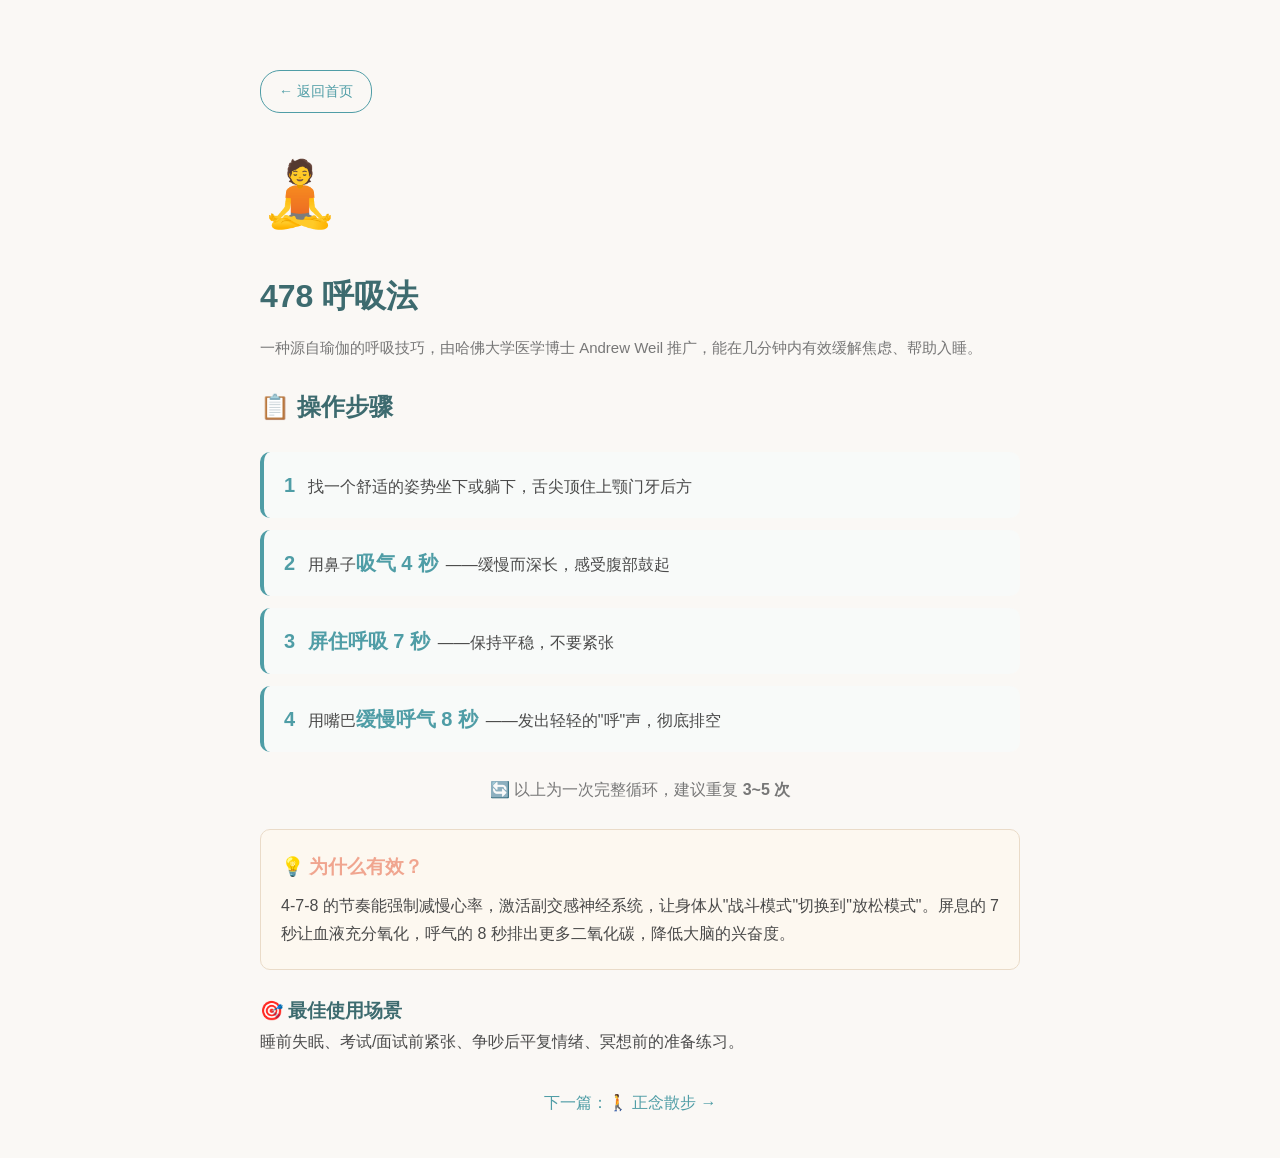
<file: 心理贴士/478呼吸法.html>
<!DOCTYPE html>
<html lang="zh-CN">
<head>
    <meta charset="UTF-8">
    <meta name="viewport" content="width=device-width, initial-scale=1.0">
    <title>478 呼吸法 — 心灵驿站</title>
    <link rel="stylesheet" href="../样式/主样式.css">
    <style>
        .详情页 { max-width: 800px; margin: 0 auto; padding: 40px 20px; }
        .返回按钮 { display: inline-block; padding: 8px 18px; border-radius: 20px; border: 1.5px solid var(--主色); color: var(--主色); text-decoration: none; font-size: 14px; transition: all 0.25s; margin-bottom: 24px; }
        .返回按钮:hover { background: var(--主色); color: #fff; }
        .详情标题 { font-size: 32px; color: #3d6b6f; margin-bottom: 8px; }
        .详情图标 { font-size: 64px; margin-bottom: 16px; display: block; }
        .步骤列表 { list-style: none; padding: 0; margin: 24px 0; }
        .步骤列表 li { padding: 16px 20px; margin-bottom: 12px; background: #f8faf9; border-radius: 10px; border-left: 4px solid var(--主色); font-size: 16px; line-height: 1.7; }
        .步骤列表 li strong { color: var(--主色); font-size: 20px; margin-right: 8px; }
        .小贴士框 { background: #fdf8f0; border: 1px solid #eadbc8; border-radius: 10px; padding: 20px; margin: 24px 0; }
        .小贴士框 h3 { color: var(--暖色); margin-bottom: 8px; }
    </style>
</head>
<body style="padding-top: 30px;">

    <div class="详情页">
        <a href="../index.html" class="返回按钮">← 返回首页</a>
        <span class="详情图标">🧘</span>
        <h1 class="详情标题">478 呼吸法</h1>
        <p style="color:#777;font-size:15px;margin-bottom:24px;">一种源自瑜伽的呼吸技巧，由哈佛大学医学博士 Andrew Weil 推广，能在几分钟内有效缓解焦虑、帮助入睡。</p>

        <h2 style="color:#3d6b6f;margin-bottom:16px;">📋 操作步骤</h2>
        <ol class="步骤列表">
            <li><strong>1</strong> 找一个舒适的姿势坐下或躺下，舌尖顶住上颚门牙后方</li>
            <li><strong>2</strong> 用鼻子<strong>吸气 4 秒</strong>——缓慢而深长，感受腹部鼓起</li>
            <li><strong>3</strong> <strong>屏住呼吸 7 秒</strong>——保持平稳，不要紧张</li>
            <li><strong>4</strong> 用嘴巴<strong>缓慢呼气 8 秒</strong>——发出轻轻的"呼"声，彻底排空</li>
        </ol>
        <p style="color:#777;text-align:center;">🔄 以上为一次完整循环，建议重复 <strong>3~5 次</strong></p>

        <div class="小贴士框">
            <h3>💡 为什么有效？</h3>
            <p>4-7-8 的节奏能强制减慢心率，激活副交感神经系统，让身体从"战斗模式"切换到"放松模式"。屏息的 7 秒让血液充分氧化，呼气的 8 秒排出更多二氧化碳，降低大脑的兴奋度。</p>
        </div>

        <h3 style="color:#3d6b6f;">🎯 最佳使用场景</h3>
        <p>睡前失眠、考试/面试前紧张、争吵后平复情绪、冥想前的准备练习。</p>

        <div style="text-align:center;margin-top:32px;">
            <a href="正念散步.html" style="color:var(--主色);text-decoration:none;margin-right:20px;">下一篇：🚶 正念散步 →</a>
        </div>
    </div>

</body>
</html>
</file>
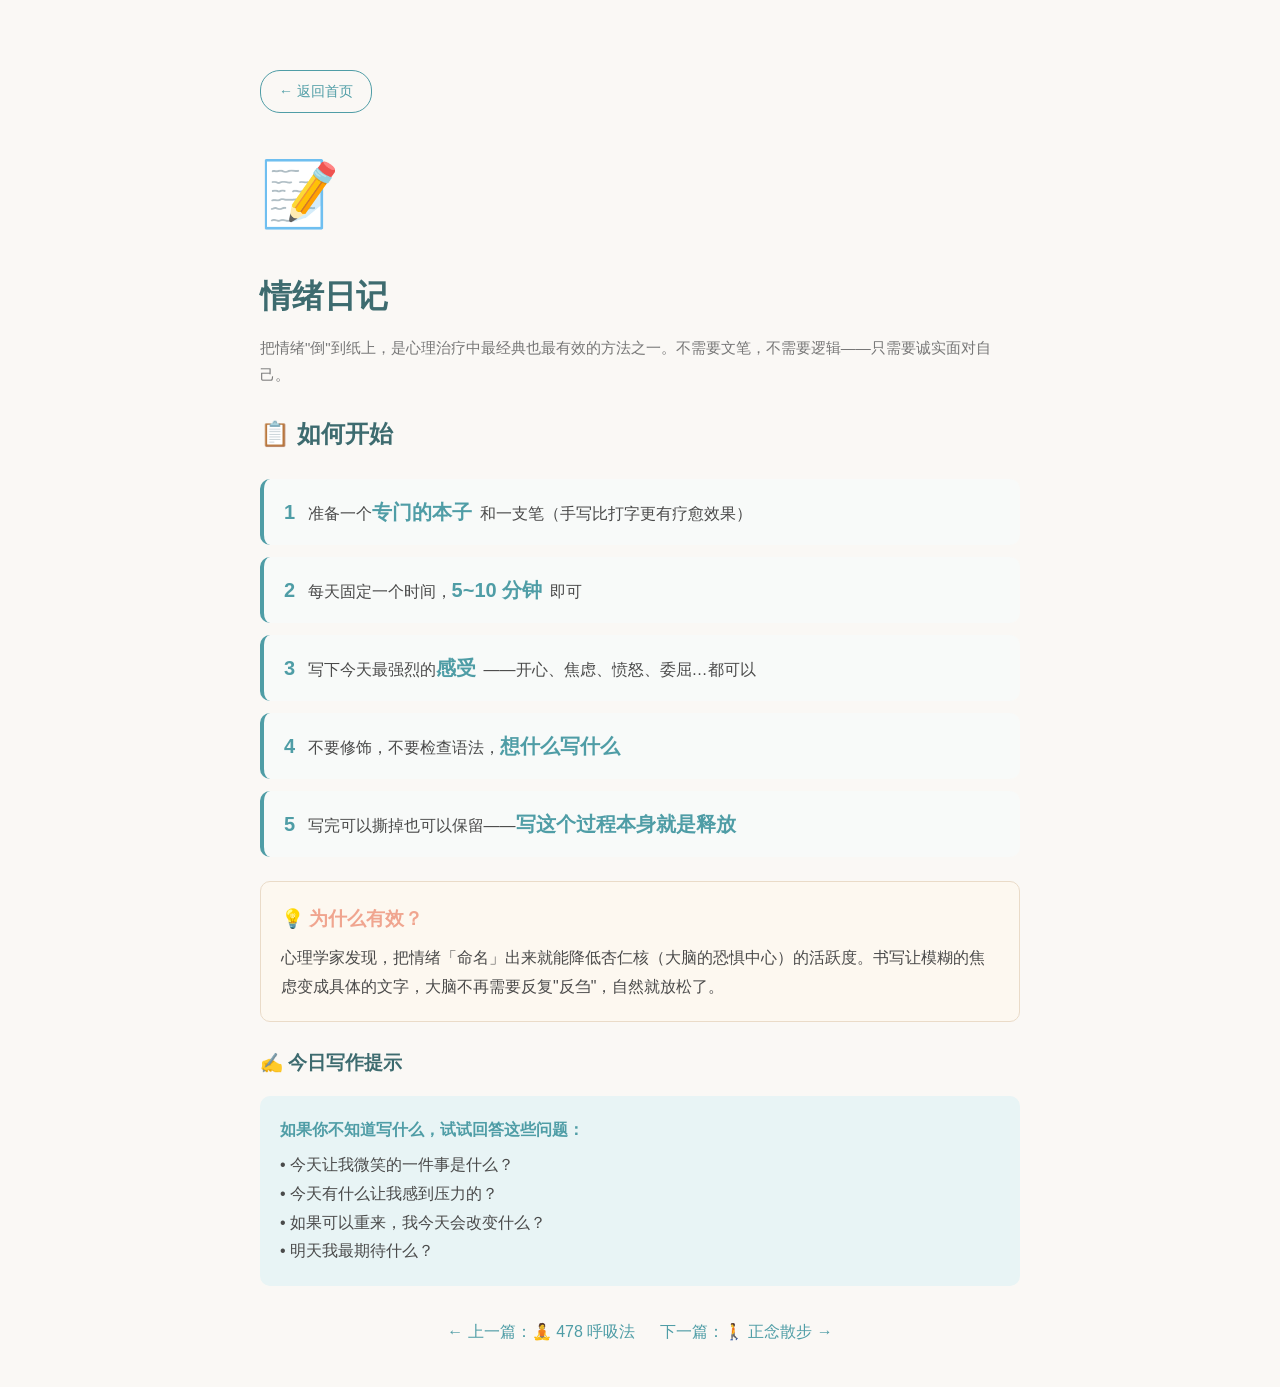
<file: 心理贴士/情绪日记.html>
<!DOCTYPE html>
<html lang="zh-CN">
<head>
    <meta charset="UTF-8">
    <meta name="viewport" content="width=device-width, initial-scale=1.0">
    <title>情绪日记 — 心灵驿站</title>
    <link rel="stylesheet" href="../样式/主样式.css">
    <style>
        .详情页 { max-width: 800px; margin: 0 auto; padding: 40px 20px; }
        .返回按钮 { display: inline-block; padding: 8px 18px; border-radius: 20px; border: 1.5px solid var(--主色); color: var(--主色); text-decoration: none; font-size: 14px; transition: all 0.25s; margin-bottom: 24px; }
        .返回按钮:hover { background: var(--主色); color: #fff; }
        .详情标题 { font-size: 32px; color: #3d6b6f; margin-bottom: 8px; }
        .详情图标 { font-size: 64px; margin-bottom: 16px; display: block; }
        .步骤列表 { list-style: none; padding: 0; margin: 24px 0; }
        .步骤列表 li { padding: 16px 20px; margin-bottom: 12px; background: #f8faf9; border-radius: 10px; border-left: 4px solid var(--主色); font-size: 16px; line-height: 1.7; }
        .步骤列表 li strong { color: var(--主色); font-size: 20px; margin-right: 8px; }
        .小贴士框 { background: #fdf8f0; border: 1px solid #eadbc8; border-radius: 10px; padding: 20px; margin: 24px 0; }
        .小贴士框 h3 { color: var(--暖色); margin-bottom: 8px; }
        .每日提示 { background: #e8f4f5; border-radius: 10px; padding: 20px; margin: 16px 0; }
        .每日提示 h4 { color: var(--主色); margin-bottom: 6px; }
    </style>
</head>
<body style="padding-top: 30px;">

    <div class="详情页">
        <a href="../index.html" class="返回按钮">← 返回首页</a>
        <span class="详情图标">📝</span>
        <h1 class="详情标题">情绪日记</h1>
        <p style="color:#777;font-size:15px;margin-bottom:24px;">把情绪"倒"到纸上，是心理治疗中最经典也最有效的方法之一。不需要文笔，不需要逻辑——只需要诚实面对自己。</p>

        <h2 style="color:#3d6b6f;margin-bottom:16px;">📋 如何开始</h2>
        <ol class="步骤列表">
            <li><strong>1</strong> 准备一个<strong>专门的本子</strong>和一支笔（手写比打字更有疗愈效果）</li>
            <li><strong>2</strong> 每天固定一个时间，<strong>5~10 分钟</strong>即可</li>
            <li><strong>3</strong> 写下今天最强烈的<strong>感受</strong>——开心、焦虑、愤怒、委屈…都可以</li>
            <li><strong>4</strong> 不要修饰，不要检查语法，<strong>想什么写什么</strong></li>
            <li><strong>5</strong> 写完可以撕掉也可以保留——<strong>写这个过程本身就是释放</strong></li>
        </ol>

        <div class="小贴士框">
            <h3>💡 为什么有效？</h3>
            <p>心理学家发现，把情绪「命名」出来就能降低杏仁核（大脑的恐惧中心）的活跃度。书写让模糊的焦虑变成具体的文字，大脑不再需要反复"反刍"，自然就放松了。</p>
        </div>

        <h3 style="color:#3d6b6f;">✍️ 今日写作提示</h3>
        <div class="每日提示">
            <h4>如果你不知道写什么，试试回答这些问题：</h4>
            <p>• 今天让我微笑的一件事是什么？<br>• 今天有什么让我感到压力的？<br>• 如果可以重来，我今天会改变什么？<br>• 明天我最期待什么？</p>
        </div>

        <div style="text-align:center;margin-top:32px;">
            <a href="478呼吸法.html" style="color:var(--主色);text-decoration:none;margin-right:20px;">← 上一篇：🧘 478 呼吸法</a>
            <a href="正念散步.html" style="color:var(--主色);text-decoration:none;">下一篇：🚶 正念散步 →</a>
        </div>
    </div>

</body>
</html>
</file>
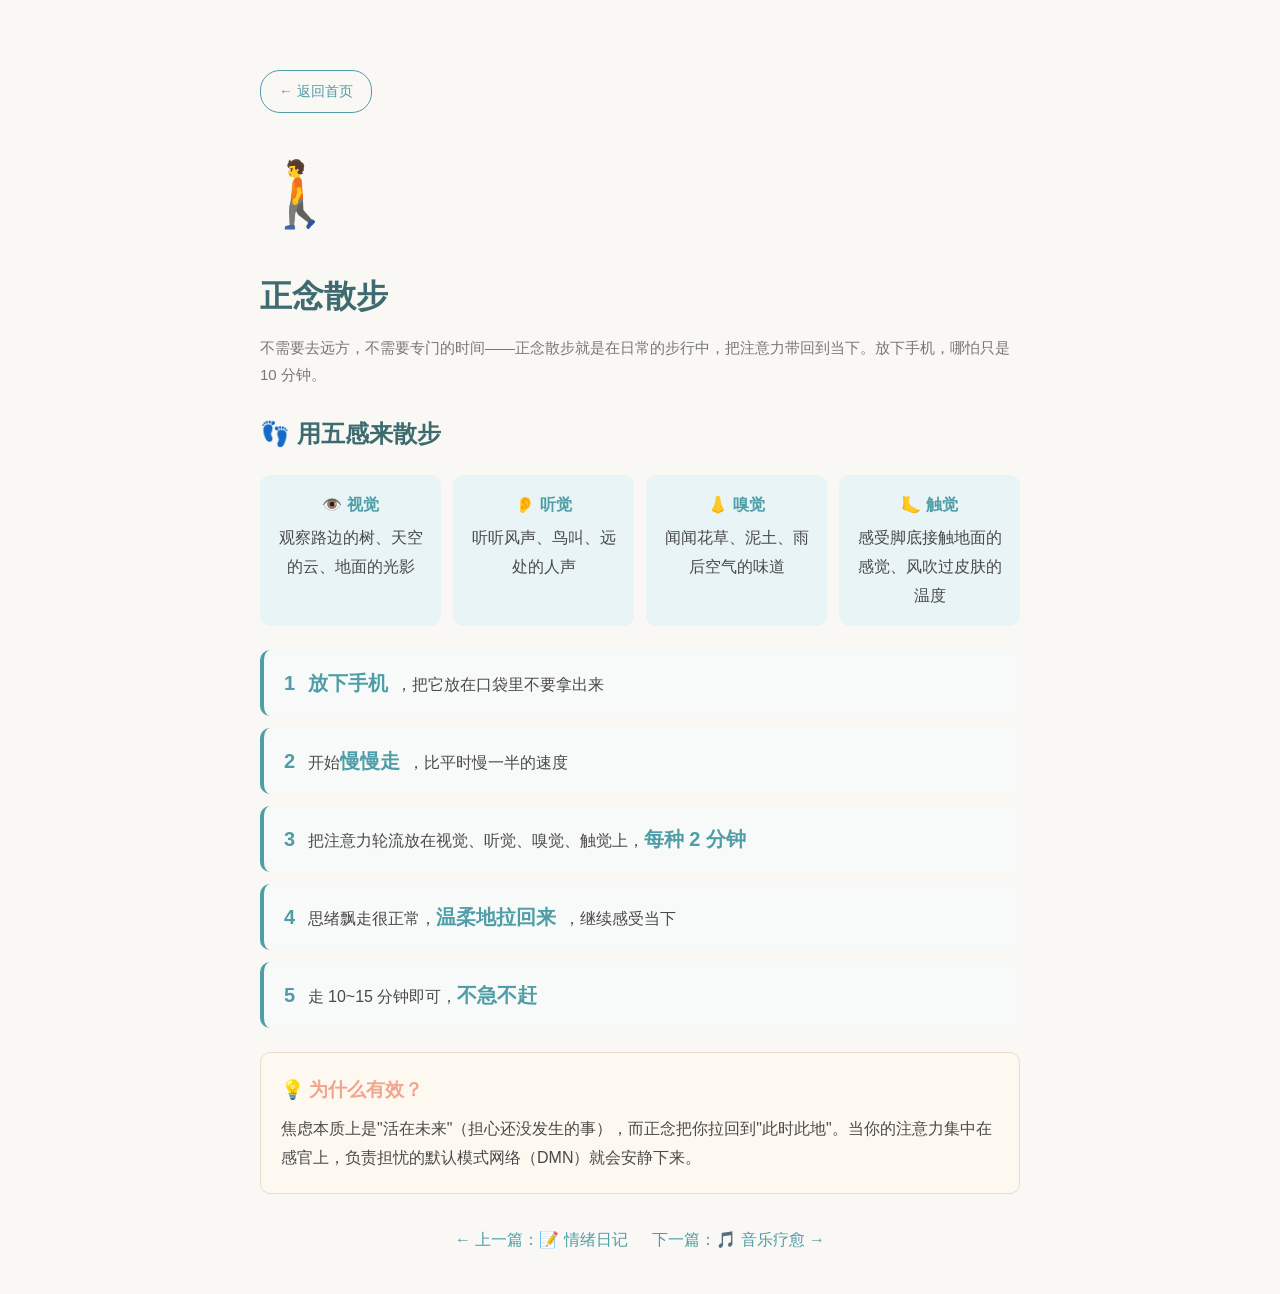
<file: 心理贴士/正念散步.html>
<!DOCTYPE html>
<html lang="zh-CN">
<head>
    <meta charset="UTF-8">
    <meta name="viewport" content="width=device-width, initial-scale=1.0">
    <title>正念散步 — 心灵驿站</title>
    <link rel="stylesheet" href="../样式/主样式.css">
    <style>
        .详情页 { max-width: 800px; margin: 0 auto; padding: 40px 20px; }
        .返回按钮 { display: inline-block; padding: 8px 18px; border-radius: 20px; border: 1.5px solid var(--主色); color: var(--主色); text-decoration: none; font-size: 14px; transition: all 0.25s; margin-bottom: 24px; }
        .返回按钮:hover { background: var(--主色); color: #fff; }
        .详情标题 { font-size: 32px; color: #3d6b6f; margin-bottom: 8px; }
        .详情图标 { font-size: 64px; margin-bottom: 16px; display: block; }
        .步骤列表 { list-style: none; padding: 0; margin: 24px 0; }
        .步骤列表 li { padding: 16px 20px; margin-bottom: 12px; background: #f8faf9; border-radius: 10px; border-left: 4px solid var(--主色); font-size: 16px; line-height: 1.7; }
        .步骤列表 li strong { color: var(--主色); font-size: 20px; margin-right: 8px; }
        .小贴士框 { background: #fdf8f0; border: 1px solid #eadbc8; border-radius: 10px; padding: 20px; margin: 24px 0; }
        .小贴士框 h3 { color: var(--暖色); margin-bottom: 8px; }
        .感官格 { display: grid; grid-template-columns: repeat(auto-fit, minmax(180px,1fr)); gap: 12px; margin: 20px 0; }
        .感官项 { background: #e8f4f5; border-radius: 10px; padding: 16px; text-align: center; }
        .感官项 h4 { color: var(--主色); margin-bottom: 4px; }
    </style>
</head>
<body style="padding-top: 30px;">

    <div class="详情页">
        <a href="../index.html" class="返回按钮">← 返回首页</a>
        <span class="详情图标">🚶</span>
        <h1 class="详情标题">正念散步</h1>
        <p style="color:#777;font-size:15px;margin-bottom:24px;">不需要去远方，不需要专门的时间——正念散步就是在日常的步行中，把注意力带回到当下。放下手机，哪怕只是 10 分钟。</p>

        <h2 style="color:#3d6b6f;margin-bottom:16px;">👣 用五感来散步</h2>
        <div class="感官格">
            <div class="感官项"><h4>👁️ 视觉</h4><p>观察路边的树、天空的云、地面的光影</p></div>
            <div class="感官项"><h4>👂 听觉</h4><p>听听风声、鸟叫、远处的人声</p></div>
            <div class="感官项"><h4>👃 嗅觉</h4><p>闻闻花草、泥土、雨后空气的味道</p></div>
            <div class="感官项"><h4>🦶 触觉</h4><p>感受脚底接触地面的感觉、风吹过皮肤的温度</p></div>
        </div>

        <ol class="步骤列表">
            <li><strong>1</strong> <strong>放下手机</strong>，把它放在口袋里不要拿出来</li>
            <li><strong>2</strong> 开始<strong>慢慢走</strong>，比平时慢一半的速度</li>
            <li><strong>3</strong> 把注意力轮流放在视觉、听觉、嗅觉、触觉上，<strong>每种 2 分钟</strong></li>
            <li><strong>4</strong> 思绪飘走很正常，<strong>温柔地拉回来</strong>，继续感受当下</li>
            <li><strong>5</strong> 走 10~15 分钟即可，<strong>不急不赶</strong></li>
        </ol>

        <div class="小贴士框">
            <h3>💡 为什么有效？</h3>
            <p>焦虑本质上是"活在未来"（担心还没发生的事），而正念把你拉回到"此时此地"。当你的注意力集中在感官上，负责担忧的默认模式网络（DMN）就会安静下来。</p>
        </div>

        <div style="text-align:center;margin-top:32px;">
            <a href="情绪日记.html" style="color:var(--主色);text-decoration:none;margin-right:20px;">← 上一篇：📝 情绪日记</a>
            <a href="音乐疗愈.html" style="color:var(--主色);text-decoration:none;">下一篇：🎵 音乐疗愈 →</a>
        </div>
    </div>

</body>
</html>
</file>
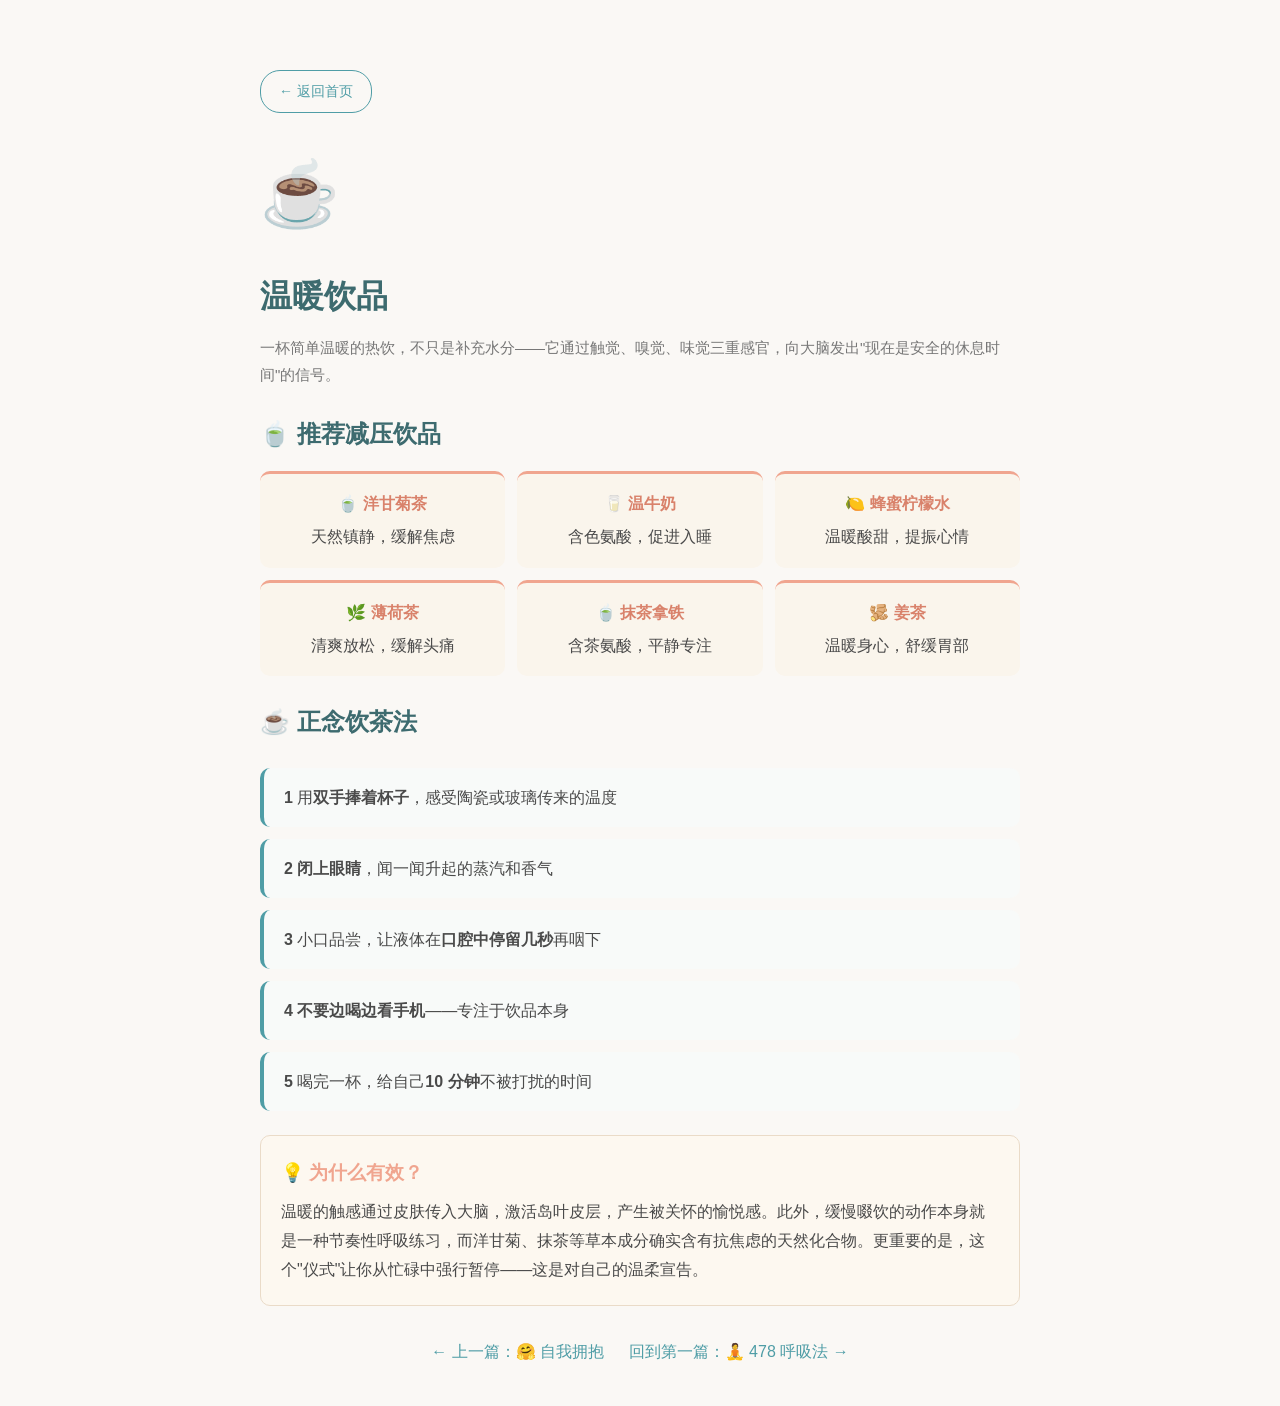
<file: 心理贴士/温暖饮品.html>
<!DOCTYPE html>
<html lang="zh-CN">
<head>
    <meta charset="UTF-8">
    <meta name="viewport" content="width=device-width, initial-scale=1.0">
    <title>温暖饮品 — 心灵驿站</title>
    <link rel="stylesheet" href="../样式/主样式.css">
    <style>
        .详情页 { max-width: 800px; margin: 0 auto; padding: 40px 20px; }
        .返回按钮 { display: inline-block; padding: 8px 18px; border-radius: 20px; border: 1.5px solid var(--主色); color: var(--主色); text-decoration: none; font-size: 14px; transition: all 0.25s; margin-bottom: 24px; }
        .返回按钮:hover { background: var(--主色); color: #fff; }
        .详情标题 { font-size: 32px; color: #3d6b6f; margin-bottom: 8px; }
        .详情图标 { font-size: 64px; margin-bottom: 16px; display: block; }
        .步骤列表 { list-style: none; padding: 0; margin: 24px 0; }
        .步骤列表 li { padding: 16px 20px; margin-bottom: 12px; background: #f8faf9; border-radius: 10px; border-left: 4px solid var(--主色); font-size: 16px; line-height: 1.7; }
        .小贴士框 { background: #fdf8f0; border: 1px solid #eadbc8; border-radius: 10px; padding: 20px; margin: 24px 0; }
        .小贴士框 h3 { color: var(--暖色); margin-bottom: 8px; }
        .饮品推荐 { display: grid; grid-template-columns: repeat(auto-fit, minmax(200px,1fr)); gap: 12px; margin: 16px 0; }
        .饮品项 { background: #faf5ec; border-radius: 10px; padding: 16px; text-align: center; border-top: 3px solid var(--暖色); }
        .饮品项 h4 { color: var(--暖色深); margin-bottom: 4px; }
    </style>
</head>
<body style="padding-top: 30px;">

    <div class="详情页">
        <a href="../index.html" class="返回按钮">← 返回首页</a>
        <span class="详情图标">☕</span>
        <h1 class="详情标题">温暖饮品</h1>
        <p style="color:#777;font-size:15px;margin-bottom:24px;">一杯简单温暖的热饮，不只是补充水分——它通过触觉、嗅觉、味觉三重感官，向大脑发出"现在是安全的休息时间"的信号。</p>

        <h2 style="color:#3d6b6f;margin-bottom:16px;">🍵 推荐减压饮品</h2>
        <div class="饮品推荐">
            <div class="饮品项"><h4>🍵 洋甘菊茶</h4><p>天然镇静，缓解焦虑</p></div>
            <div class="饮品项"><h4>🥛 温牛奶</h4><p>含色氨酸，促进入睡</p></div>
            <div class="饮品项"><h4>🍋 蜂蜜柠檬水</h4><p>温暖酸甜，提振心情</p></div>
            <div class="饮品项"><h4>🌿 薄荷茶</h4><p>清爽放松，缓解头痛</p></div>
            <div class="饮品项"><h4>🍵 抹茶拿铁</h4><p>含茶氨酸，平静专注</p></div>
            <div class="饮品项"><h4>🫚 姜茶</h4><p>温暖身心，舒缓胃部</p></div>
        </div>

        <h2 style="color:#3d6b6f;margin:24px 0 16px;">☕ 正念饮茶法</h2>
        <ol class="步骤列表">
            <li><strong>1</strong> 用<strong>双手捧着杯子</strong>，感受陶瓷或玻璃传来的温度</li>
            <li><strong>2</strong> <strong>闭上眼睛</strong>，闻一闻升起的蒸汽和香气</li>
            <li><strong>3</strong> 小口品尝，让液体在<strong>口腔中停留几秒</strong>再咽下</li>
            <li><strong>4</strong> <strong>不要边喝边看手机</strong>——专注于饮品本身</li>
            <li><strong>5</strong> 喝完一杯，给自己<strong>10 分钟</strong>不被打扰的时间</li>
        </ol>

        <div class="小贴士框">
            <h3>💡 为什么有效？</h3>
            <p>温暖的触感通过皮肤传入大脑，激活岛叶皮层，产生被关怀的愉悦感。此外，缓慢啜饮的动作本身就是一种节奏性呼吸练习，而洋甘菊、抹茶等草本成分确实含有抗焦虑的天然化合物。更重要的是，这个"仪式"让你从忙碌中强行暂停——这是对自己的温柔宣告。</p>
        </div>

        <div style="text-align:center;margin-top:32px;">
            <a href="自我拥抱.html" style="color:var(--主色);text-decoration:none;margin-right:20px;">← 上一篇：🤗 自我拥抱</a>
            <a href="478呼吸法.html" style="color:var(--主色);text-decoration:none;">回到第一篇：🧘 478 呼吸法 →</a>
        </div>
    </div>

</body>
</html>
</file>
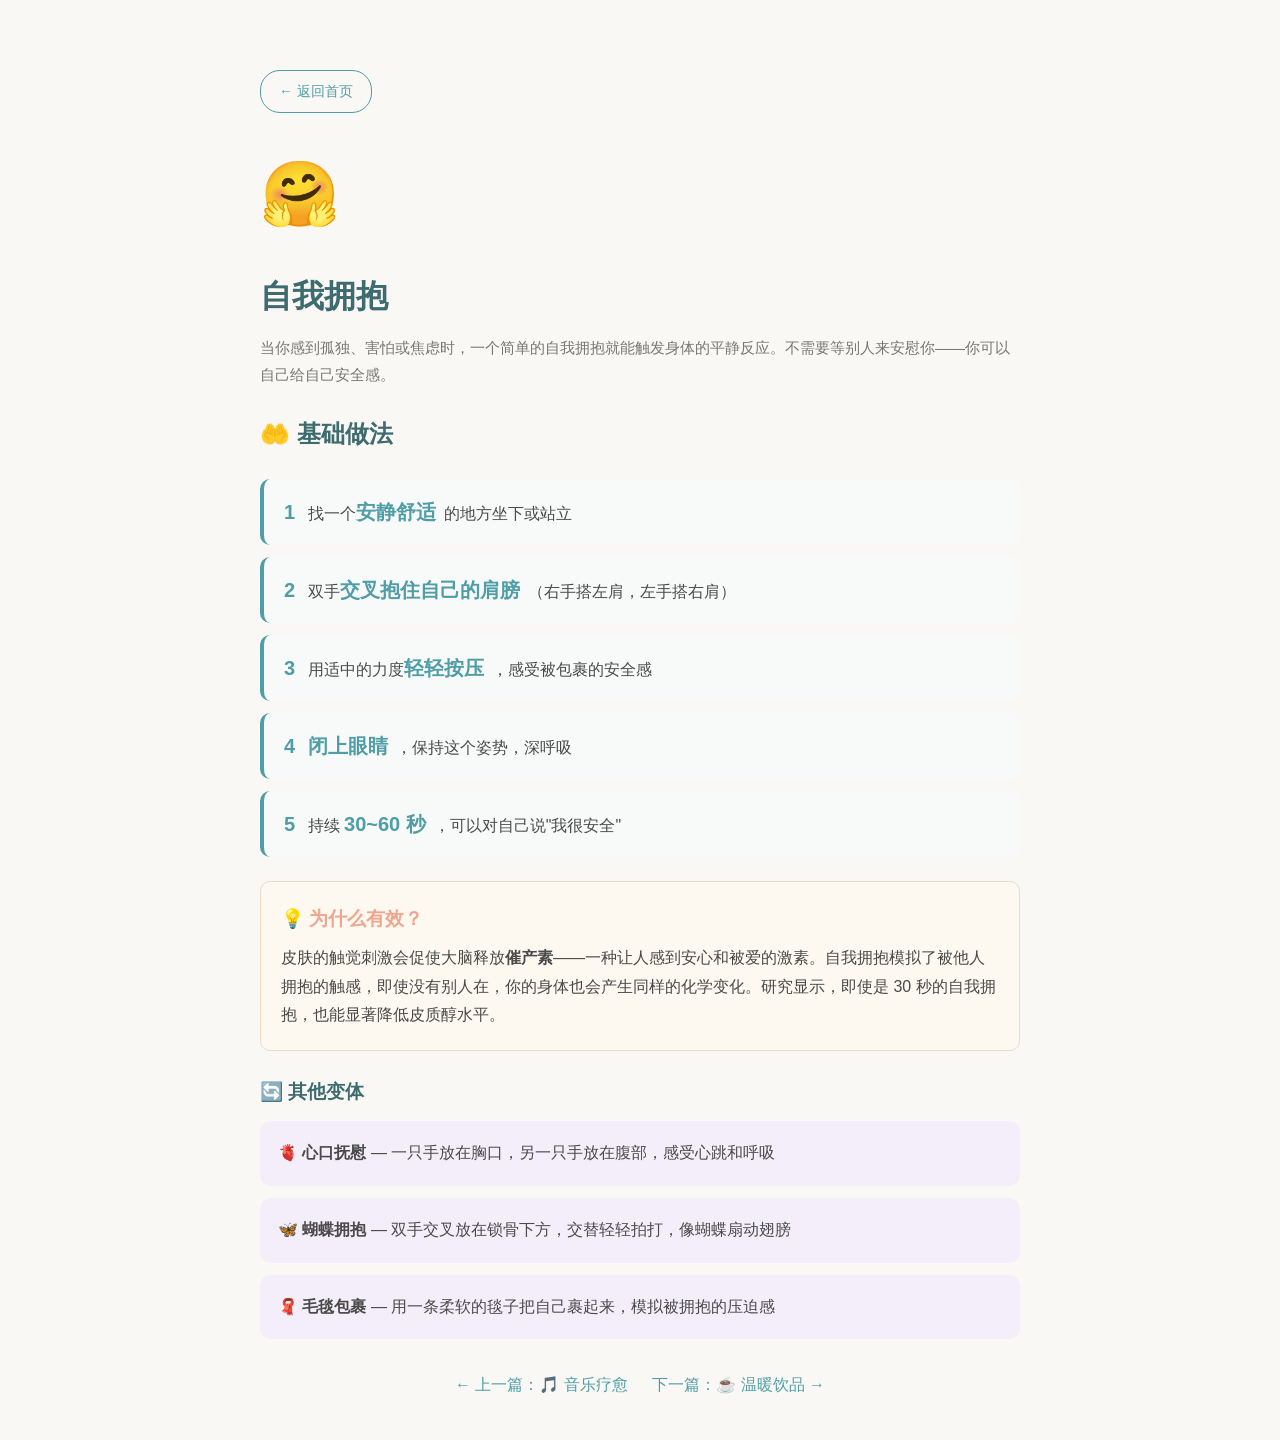
<file: 心理贴士/自我拥抱.html>
<!DOCTYPE html>
<html lang="zh-CN">
<head>
    <meta charset="UTF-8">
    <meta name="viewport" content="width=device-width, initial-scale=1.0">
    <title>自我拥抱 — 心灵驿站</title>
    <link rel="stylesheet" href="../样式/主样式.css">
    <style>
        .详情页 { max-width: 800px; margin: 0 auto; padding: 40px 20px; }
        .返回按钮 { display: inline-block; padding: 8px 18px; border-radius: 20px; border: 1.5px solid var(--主色); color: var(--主色); text-decoration: none; font-size: 14px; transition: all 0.25s; margin-bottom: 24px; }
        .返回按钮:hover { background: var(--主色); color: #fff; }
        .详情标题 { font-size: 32px; color: #3d6b6f; margin-bottom: 8px; }
        .详情图标 { font-size: 64px; margin-bottom: 16px; display: block; }
        .步骤列表 { list-style: none; padding: 0; margin: 24px 0; }
        .步骤列表 li { padding: 16px 20px; margin-bottom: 12px; background: #f8faf9; border-radius: 10px; border-left: 4px solid var(--主色); font-size: 16px; line-height: 1.7; }
        .步骤列表 li strong { color: var(--主色); font-size: 20px; margin-right: 8px; }
        .小贴士框 { background: #fdf8f0; border: 1px solid #eadbc8; border-radius: 10px; padding: 20px; margin: 24px 0; }
        .小贴士框 h3 { color: var(--暖色); margin-bottom: 8px; }
        .变体框 { background: #f3eef9; border-radius: 10px; padding: 18px; margin: 12px 0; }
    </style>
</head>
<body style="padding-top: 30px;">

    <div class="详情页">
        <a href="../index.html" class="返回按钮">← 返回首页</a>
        <span class="详情图标">🤗</span>
        <h1 class="详情标题">自我拥抱</h1>
        <p style="color:#777;font-size:15px;margin-bottom:24px;">当你感到孤独、害怕或焦虑时，一个简单的自我拥抱就能触发身体的平静反应。不需要等别人来安慰你——你可以自己给自己安全感。</p>

        <h2 style="color:#3d6b6f;margin-bottom:16px;">🤲 基础做法</h2>
        <ol class="步骤列表">
            <li><strong>1</strong> 找一个<strong>安静舒适</strong>的地方坐下或站立</li>
            <li><strong>2</strong> 双手<strong>交叉抱住自己的肩膀</strong>（右手搭左肩，左手搭右肩）</li>
            <li><strong>3</strong> 用适中的力度<strong>轻轻按压</strong>，感受被包裹的安全感</li>
            <li><strong>4</strong> <strong>闭上眼睛</strong>，保持这个姿势，深呼吸</li>
            <li><strong>5</strong> 持续 <strong>30~60 秒</strong>，可以对自己说"我很安全"</li>
        </ol>

        <div class="小贴士框">
            <h3>💡 为什么有效？</h3>
            <p>皮肤的触觉刺激会促使大脑释放<strong>催产素</strong>——一种让人感到安心和被爱的激素。自我拥抱模拟了被他人拥抱的触感，即使没有别人在，你的身体也会产生同样的化学变化。研究显示，即使是 30 秒的自我拥抱，也能显著降低皮质醇水平。</p>
        </div>

        <h3 style="color:#3d6b6f;">🔄 其他变体</h3>
        <div class="变体框"><strong>🫀 心口抚慰</strong> — 一只手放在胸口，另一只手放在腹部，感受心跳和呼吸</div>
        <div class="变体框"><strong>🦋 蝴蝶拥抱</strong> — 双手交叉放在锁骨下方，交替轻轻拍打，像蝴蝶扇动翅膀</div>
        <div class="变体框"><strong>🧣 毛毯包裹</strong> — 用一条柔软的毯子把自己裹起来，模拟被拥抱的压迫感</div>

        <div style="text-align:center;margin-top:32px;">
            <a href="音乐疗愈.html" style="color:var(--主色);text-decoration:none;margin-right:20px;">← 上一篇：🎵 音乐疗愈</a>
            <a href="温暖饮品.html" style="color:var(--主色);text-decoration:none;">下一篇：☕ 温暖饮品 →</a>
        </div>
    </div>

</body>
</html>
</file>
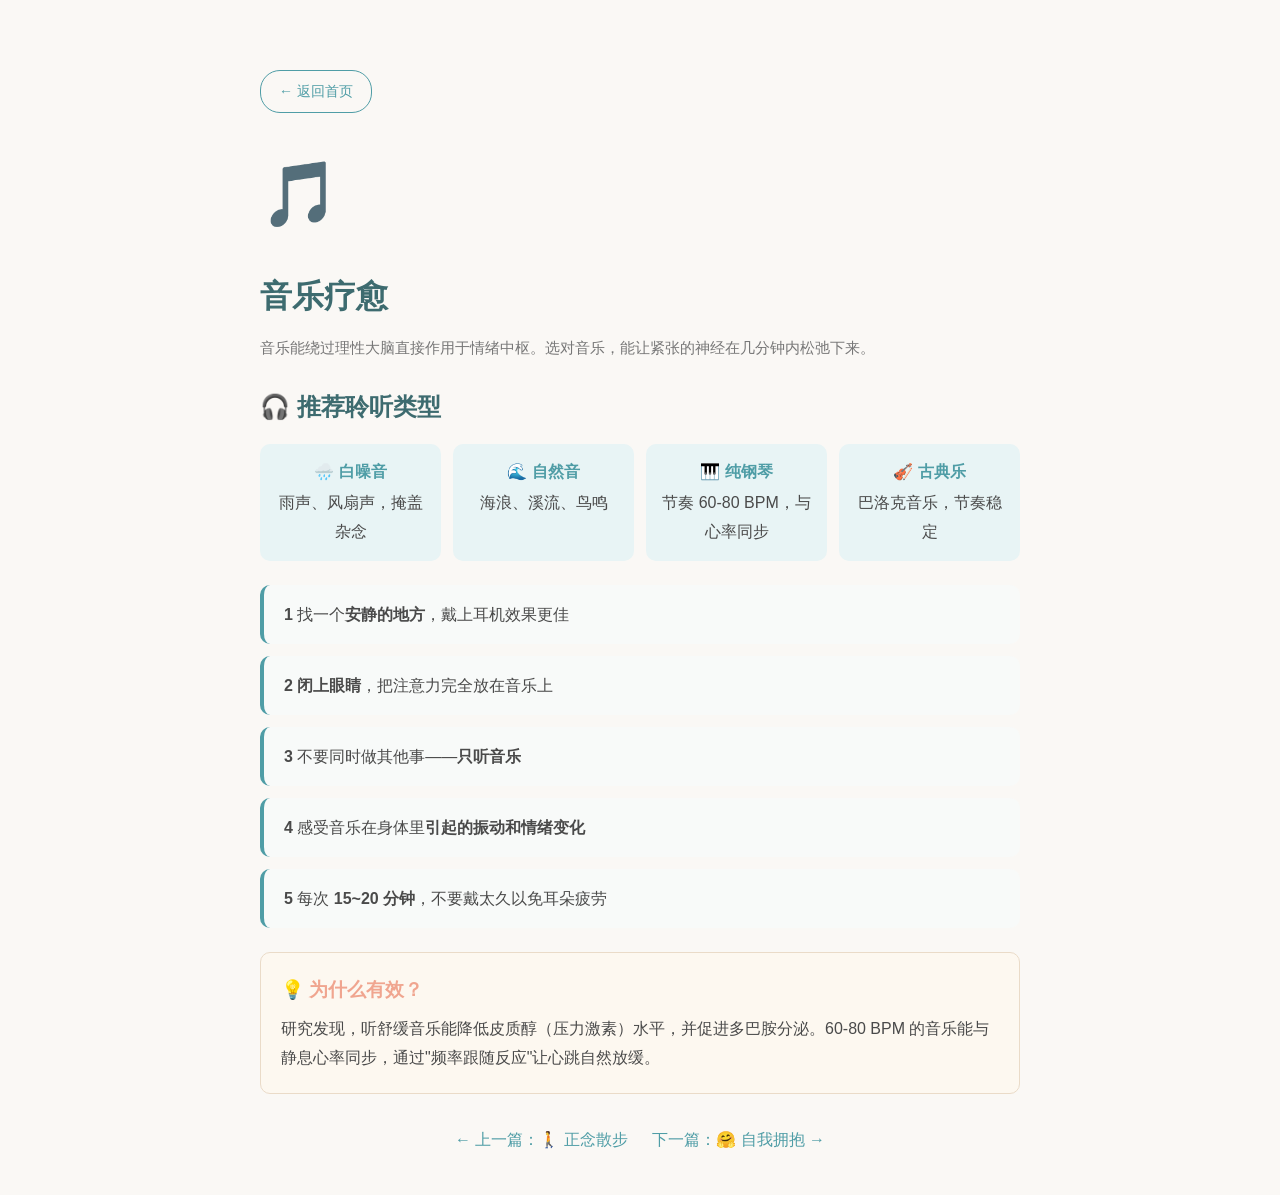
<file: 心理贴士/音乐疗愈.html>
<!DOCTYPE html>
<html lang="zh-CN">
<head>
    <meta charset="UTF-8">
    <meta name="viewport" content="width=device-width, initial-scale=1.0">
    <title>音乐疗愈 — 心灵驿站</title>
    <link rel="stylesheet" href="../样式/主样式.css">
    <style>
        .详情页 { max-width: 800px; margin: 0 auto; padding: 40px 20px; }
        .返回按钮 { display: inline-block; padding: 8px 18px; border-radius: 20px; border: 1.5px solid var(--主色); color: var(--主色); text-decoration: none; font-size: 14px; transition: all 0.25s; margin-bottom: 24px; }
        .返回按钮:hover { background: var(--主色); color: #fff; }
        .详情标题 { font-size: 32px; color: #3d6b6f; margin-bottom: 8px; }
        .详情图标 { font-size: 64px; margin-bottom: 16px; display: block; }
        .步骤列表 { list-style: none; padding: 0; margin: 24px 0; }
        .步骤列表 li { padding: 16px 20px; margin-bottom: 12px; background: #f8faf9; border-radius: 10px; border-left: 4px solid var(--主色); font-size: 16px; line-height: 1.7; }
        .小贴士框 { background: #fdf8f0; border: 1px solid #eadbc8; border-radius: 10px; padding: 20px; margin: 24px 0; }
        .小贴士框 h3 { color: var(--暖色); margin-bottom: 8px; }
        .推荐列表 { display: grid; grid-template-columns: repeat(auto-fit, minmax(160px,1fr)); gap: 12px; margin: 16px 0; }
        .推荐项 { background: #e8f4f5; border-radius: 10px; padding: 14px; text-align: center; }
        .推荐项 h4 { color: var(--主色); margin-bottom: 2px; }
    </style>
</head>
<body style="padding-top: 30px;">

    <div class="详情页">
        <a href="../index.html" class="返回按钮">← 返回首页</a>
        <span class="详情图标">🎵</span>
        <h1 class="详情标题">音乐疗愈</h1>
        <p style="color:#777;font-size:15px;margin-bottom:24px;">音乐能绕过理性大脑直接作用于情绪中枢。选对音乐，能让紧张的神经在几分钟内松弛下来。</p>

        <h2 style="color:#3d6b6f;margin-bottom:16px;">🎧 推荐聆听类型</h2>
        <div class="推荐列表">
            <div class="推荐项"><h4>🌧️ 白噪音</h4><p>雨声、风扇声，掩盖杂念</p></div>
            <div class="推荐项"><h4>🌊 自然音</h4><p>海浪、溪流、鸟鸣</p></div>
            <div class="推荐项"><h4>🎹 纯钢琴</h4><p>节奏 60-80 BPM，与心率同步</p></div>
            <div class="推荐项"><h4>🎻 古典乐</h4><p>巴洛克音乐，节奏稳定</p></div>
        </div>

        <ol class="步骤列表">
            <li><strong>1</strong> 找一个<strong>安静的地方</strong>，戴上耳机效果更佳</li>
            <li><strong>2</strong> <strong>闭上眼睛</strong>，把注意力完全放在音乐上</li>
            <li><strong>3</strong> 不要同时做其他事——<strong>只听音乐</strong></li>
            <li><strong>4</strong> 感受音乐在身体里<strong>引起的振动和情绪变化</strong></li>
            <li><strong>5</strong> 每次 <strong>15~20 分钟</strong>，不要戴太久以免耳朵疲劳</li>
        </ol>

        <div class="小贴士框">
            <h3>💡 为什么有效？</h3>
            <p>研究发现，听舒缓音乐能降低皮质醇（压力激素）水平，并促进多巴胺分泌。60-80 BPM 的音乐能与静息心率同步，通过"频率跟随反应"让心跳自然放缓。</p>
        </div>

        <div style="text-align:center;margin-top:32px;">
            <a href="正念散步.html" style="color:var(--主色);text-decoration:none;margin-right:20px;">← 上一篇：🚶 正念散步</a>
            <a href="自我拥抱.html" style="color:var(--主色);text-decoration:none;">下一篇：🤗 自我拥抱 →</a>
        </div>
    </div>

</body>
</html>
</file>
<file: 样式/主样式.css>
/* ============================================
   主样式表 — 心灵驿站解压网站
   温暖、柔和、治愈的配色风格
   ============================================ */

/* ---------- 自定义颜色变量（方便统一修改） ---------- */
:root {
    --主色: #4f9da6;        /* 温和的蓝绿色 */
    --主色深: #3b7d85;
    --主色浅: #e8f4f5;
    --暖色: #f0a58f;        /* 温暖的珊瑚色 */
    --暖色深: #d9826b;
    --背景色: #faf8f5;       /* 暖白背景 */
    --卡片色: #ffffff;
    --文字色: #4a4a4a;
    --浅文字: #8a8a8a;
    --边框色: #e8e3dd;
    --渐变暖: linear-gradient(135deg, #e8f4f5 0%, #fdf2ed 50%, #f5f0e8 100%);
    --阴影: 0 4px 20px rgba(0, 0, 0, 0.06);
    --阴影悬停: 0 8px 30px rgba(0, 0, 0, 0.10);
}

/* ---------- 基础重置 ---------- */
* {
    margin: 0;
    padding: 0;
    box-sizing: border-box;
}

html {
    scroll-behavior: smooth;
}

body {
    font-family: "Microsoft YaHei", "PingFang SC", "Helvetica Neue", Arial, sans-serif;
    line-height: 1.8;
    color: var(--文字色);
    background-color: var(--背景色);
}

/* ---------- 通用容器 ---------- */
.容器 {
    max-width: 1100px;
    margin: 0 auto;
    padding: 0 20px;
}

/* ---------- 按钮系统 ---------- */
.按钮 {
    display: inline-block;
    padding: 12px 28px;
    border: none;
    border-radius: 25px;
    font-size: 16px;
    cursor: pointer;
    text-decoration: none;
    transition: all 0.3s ease;
    font-family: inherit;
}

.主要按钮 {
    background-color: var(--主色);
    color: #fff;
    font-weight: 600;
}

.主要按钮:hover {
    background-color: var(--主色深);
    transform: translateY(-2px);
    box-shadow: 0 6px 20px rgba(79, 157, 166, 0.35);
}

.次要按钮 {
    background-color: #fff;
    color: var(--主色);
    border: 2px solid var(--主色);
    font-weight: 600;
}

.次要按钮:hover {
    background-color: var(--主色浅);
    transform: translateY(-2px);
}

.小按钮 {
    padding: 8px 18px;
    font-size: 14px;
    border-radius: 20px;
    background-color: #fff;
    color: var(--主色);
    border: 1.5px solid var(--主色);
    cursor: pointer;
    transition: all 0.25s ease;
}

.小按钮:hover {
    background-color: var(--主色);
    color: #fff;
}

/* ============================================
   导航栏
   ============================================ */
.导航栏 {
    position: fixed;
    top: 0;
    width: 100%;
    background-color: rgba(255, 255, 255, 0.92);
    backdrop-filter: blur(12px);
    box-shadow: 0 1px 8px rgba(0, 0, 0, 0.05);
    z-index: 1000;
    padding: 14px 0;
    transition: all 0.3s ease;
}

.导航栏 .容器 {
    display: flex;
    justify-content: space-between;
    align-items: center;
}

.网站标题 {
    font-size: 22px;
    font-weight: 700;
    color: var(--主色);
}

.菜单列表 {
    display: flex;
    list-style: none;
    gap: 28px;
}

.菜单列表 a {
    text-decoration: none;
    color: var(--文字色);
    font-weight: 500;
    font-size: 15px;
    transition: color 0.3s ease;
    position: relative;
}

.菜单列表 a::after {
    content: '';
    position: absolute;
    bottom: -4px;
    left: 0;
    width: 0;
    height: 2px;
    border-radius: 1px;
    background-color: var(--主色);
    transition: width 0.3s ease;
}

.菜单列表 a:hover {
    color: var(--主色);
}

.菜单列表 a:hover::after {
    width: 100%;
}

.菜单按钮 {
    display: none;
    background: none;
    border: none;
    font-size: 26px;
    cursor: pointer;
    color: var(--文字色);
    padding: 4px;
}

/* 导航右侧区域（音乐按钮 + 菜单按钮） */
.导航右侧 {
    display: flex;
    align-items: center;
    gap: 8px;
}

/* 背景音乐按钮 */
.音乐按钮 {
    background: none;
    border: 2px solid transparent;
    font-size: 22px;
    cursor: pointer;
    padding: 4px 8px;
    border-radius: 20px;
    transition: all 0.3s ease;
    opacity: 0.5;
    line-height: 1;
}

.音乐按钮:hover {
    opacity: 0.8;
    border-color: var(--主色);
    background-color: var(--主色浅);
}

.音乐按钮.播放中 {
    opacity: 1;
    animation: 音符跳动 1.5s ease-in-out infinite;
    border-color: var(--主色);
}

.音乐按钮.播放中[title*="暂停"] {
    /* 播放中，允许暂停 */
}

@keyframes 音符跳动 {
    0%, 100% { transform: scale(1); }
    50%      { transform: scale(1.15); }
}

/* ============================================
   首页横幅
   ============================================ */
.首页横幅 {
    margin-top: 68px;
    padding: 90px 0 80px;
    text-align: center;
    background: var(--渐变暖);
    position: relative;
    overflow: hidden;
}

.主标题 {
    font-size: 46px;
    font-weight: 800;
    color: #3d6b6f;
    margin-bottom: 14px;
    animation: 淡入上移 0.9s ease;
}

.副标题 {
    font-size: 18px;
    color: #7a8c8e;
    margin-bottom: 30px;
    animation: 淡入上移 0.9s ease 0.2s both;
}

.按钮组 {
    display: flex;
    gap: 16px;
    justify-content: center;
    flex-wrap: wrap;
    animation: 淡入上移 0.9s ease 0.35s both;
}

/* 浮动装饰 */
.浮动装饰 {
    position: absolute;
    font-size: 40px;
    opacity: 0.5;
    animation: 漂浮 5s ease-in-out infinite;
    pointer-events: none;
}

.装饰1 { top: 15%; left: 8%; animation-delay: 0s; }
.装饰2 { top: 60%; left: 12%; animation-delay: 1.2s; font-size: 30px; }
.装饰3 { top: 20%; right: 10%; animation-delay: 2.4s; }
.装饰4 { bottom: 20%; right: 8%; animation-delay: 0.6s; font-size: 35px; }

@keyframes 淡入上移 {
    from { opacity: 0; transform: translateY(24px); }
    to   { opacity: 1; transform: translateY(0); }
}

@keyframes 漂浮 {
    0%, 100% { transform: translateY(0) rotate(0deg); }
    33%      { transform: translateY(-12px) rotate(3deg); }
    66%      { transform: translateY(-5px) rotate(-2deg); }
}

/* ============================================
   区域通用标题
   ============================================ */
.区域标题 {
    text-align: center;
    font-size: 30px;
    margin-bottom: 12px;
    color: #3d6b6f;
}

.区域描述 {
    text-align: center;
    color: var(--浅文字);
    margin-bottom: 40px;
    font-size: 15px;
}

/* ============================================
   心理咨询 — 贴士网格
   ============================================ */
.心理区域 {
    padding: 80px 0;
    background-color: #fff;
}

.贴士网格 {
    display: grid;
    grid-template-columns: repeat(auto-fit, minmax(300px, 1fr));
    gap: 20px;
}

.贴士卡片 {
    background: #fdfdfc;
    border: 1px solid var(--边框色);
    border-radius: 14px;
    padding: 28px 24px;
    transition: all 0.3s ease;
    border-left: 4px solid #e8efef;
    display: flex;
    flex-direction: column;
}

/* 卡片作为链接时 */
a.贴士链接 {
    text-decoration: none;
    color: inherit;
}

a.贴士链接:hover .贴士图标 {
    transform: scale(1.1);
}

.贴士卡片:hover {
    transform: translateY(-4px);
    box-shadow: var(--阴影悬停);
    border-left-color: #d5e8e8;
}

.贴士图标 {
    font-size: 40px;
    margin-bottom: 12px;
    transition: transform 0.3s ease;
}

.贴士卡片 h3 {
    font-size: 18px;
    color: #3d6b6f;
    margin-bottom: 10px;
}

.贴士卡片 p {
    font-size: 14px;
    color: #777;
    line-height: 1.7;
    flex: 1;
}

.贴士卡片 strong {
    color: var(--暖色);
}

/* ============================================
   解压游戏区域
   ============================================ */
.游戏区域 {
    padding: 80px 0;
    background: var(--渐变暖);
}

.游戏标签栏 {
    display: flex;
    justify-content: center;
    gap: 10px;
    margin-bottom: 30px;
    flex-wrap: wrap;
}

.游戏标签 {
    padding: 10px 22px;
    border: 2px solid #d5dcdd;
    border-radius: 25px;
    background: #fff;
    cursor: pointer;
    font-size: 15px;
    font-family: inherit;
    color: var(--文字色);
    transition: all 0.25s ease;
}

.游戏标签:hover {
    border-color: var(--主色);
    color: var(--主色);
}

.游戏标签.活跃 {
    background: var(--主色);
    color: #fff;
    border-color: var(--主色);
}

.游戏面板 {
    background: #fff;
    border-radius: 16px;
    padding: 30px;
    box-shadow: var(--阴影);
}

.游戏说明 {
    display: flex;
    align-items: center;
    gap: 16px;
    margin-bottom: 20px;
    flex-wrap: wrap;
}

.游戏说明 p {
    flex: 1;
    min-width: 200px;
    margin: 0;
}

.计数器 {
    font-size: 15px;
    color: var(--浅文字);
    margin-left: auto;
}

/* ---- 泡泡游戏 ---- */
.泡泡区域 {
    display: flex;
    flex-wrap: wrap;
    gap: 12px;
    justify-content: center;
    min-height: 200px;
    padding: 20px;
    background: #f9fafb;
    border-radius: 12px;
}

.泡泡 {
    width: 64px;
    height: 64px;
    border-radius: 50%;
    background: radial-gradient(circle at 35% 30%, rgba(255,255,255,0.7), transparent 60%),
                radial-gradient(circle at 50% 50%, #a8d8d3 0%, #6db3a8 40%, #4f9da6 100%);
    cursor: pointer;
    transition: all 0.15s ease;
    animation: 泡泡浮动 3s ease-in-out infinite;
    position: relative;
}

.泡泡:hover {
    transform: scale(1.15);
}

.泡泡:active {
    transform: scale(0.1);
    opacity: 0;
}

@keyframes 泡泡浮动 {
    0%, 100% { transform: translateY(0); }
    50%      { transform: translateY(-8px); }
}

.泡泡:nth-child(odd)  { animation-delay: 0s; }
.泡泡:nth-child(even) { animation-delay: 1.5s; }

/* ---- 涂鸦画布 ---- */
.涂鸦工具栏 {
    display: flex;
    align-items: center;
    gap: 10px;
    flex-wrap: wrap;
}

#涂鸦画布 {
    width: 100%;
    max-width: 800px;
    height: auto;
    border: 2px solid var(--边框色);
    border-radius: 10px;
    cursor: crosshair;
    display: block;
    margin: 0 auto;
    background: #fefefe;
}

.粗细标签 {
    font-size: 13px;
    color: var(--浅文字);
    min-width: auto;
}

/* ---- 呼吸引导 ---- */
.呼吸动画区 {
    display: flex;
    justify-content: center;
    align-items: center;
    min-height: 320px;
}

.呼吸圆圈 {
    width: 180px;
    height: 180px;
    border-radius: 50%;
    background: radial-gradient(circle, #d0ece8 0%, #81c4c0 60%, var(--主色) 100%);
    display: flex;
    align-items: center;
    justify-content: center;
    transition: all 0.3s ease;
    box-shadow: 0 0 40px rgba(79, 157, 166, 0.25);
}

.呼吸圆圈.吸气 {
    transform: scale(1.5);
    transition: all 4s ease-in-out;
}

.呼吸圆圈.屏息 {
    transform: scale(1.5);
    transition: all 7s ease-in-out;
}

.呼吸圆圈.呼气 {
    transform: scale(0.8);
    transition: all 8s ease-in-out;
}

.呼吸文字 {
    font-size: 22px;
    font-weight: 700;
    color: #fff;
    text-shadow: 0 1px 3px rgba(0,0,0,0.15);
}

.呼吸状态 {
    font-size: 16px;
    font-weight: 600;
    color: var(--主色);
}

.呼吸说明 {
    text-align: center;
    color: var(--浅文字);
    margin-top: 16px;
}

/* ---- 点击计数 ---- */
.点击区域 {
    display: flex;
    justify-content: center;
    align-items: center;
    min-height: 260px;
    background: #f9fafb;
    border-radius: 12px;
}

.点击大按钮 {
    width: 180px;
    height: 180px;
    border-radius: 50%;
    background: radial-gradient(circle at 40% 35%, #ffd4c4, #f0a58f 60%, #e8876b 100%);
    display: flex;
    align-items: center;
    justify-content: center;
    cursor: pointer;
    font-size: 24px;
    font-weight: 700;
    color: #fff;
    text-align: center;
    line-height: 1.4;
    user-select: none;
    box-shadow: 0 8px 30px rgba(240, 165, 143, 0.4);
    transition: all 0.1s ease;
}

.点击大按钮:active {
    transform: scale(0.88);
}

.点击大按钮.禁用 {
    pointer-events: none;
    opacity: 0.6;
}

/* ---- 宠物养成 ---- */
.宠物容器 {
    max-width: 500px;
    margin: 0 auto;
    text-align: center;
}

.宠物展示 {
    padding: 30px 20px 20px;
    background: linear-gradient(180deg, #e8f4f5 0%, #fdfdf8 100%);
    border-radius: 16px;
    margin-bottom: 20px;
    position: relative;
    min-height: 200px;
    display: flex;
    flex-direction: column;
    align-items: center;
    justify-content: center;
}

.宠物表情 {
    font-size: 80px;
    transition: all 0.3s ease;
    cursor: pointer;
    user-select: none;
    animation: 宠物漂浮 3s ease-in-out infinite;
}

.宠物表情:active {
    transform: scale(1.15);
}

@keyframes 宠物漂浮 {
    0%, 100% { transform: translateY(0); }
    50%      { transform: translateY(-6px); }
}

.宠物名字 {
    font-size: 20px;
    font-weight: 700;
    color: #3d6b6f;
    margin-top: 8px;
}

.宠物等级 {
    font-size: 13px;
    font-weight: 700;
    color: #fff;
    background: linear-gradient(135deg, #f0a58f, #e8876b);
    padding: 2px 12px;
    border-radius: 12px;
    margin-top: 4px;
    display: inline-block;
    letter-spacing: 1px;
}

.宠物阶段 {
    font-size: 12px;
    color: #999;
    margin-top: 2px;
}

.宠物气泡 {
    position: absolute;
    top: 10px;
    right: 15px;
    background: #fff;
    border-radius: 16px;
    padding: 8px 14px;
    font-size: 13px;
    color: #555;
    box-shadow: 0 2px 8px rgba(0,0,0,0.08);
    opacity: 0;
    transform: translateY(5px);
    transition: all 0.3s ease;
    pointer-events: none;
    white-space: nowrap;
}

.宠物气泡.显示 {
    opacity: 1;
    transform: translateY(0);
}

.宠物状态区 {
    margin-bottom: 20px;
}

.状态条 {
    display: flex;
    align-items: center;
    gap: 8px;
    margin-bottom: 10px;
}

.状态标签 {
    width: 55px;
    font-size: 14px;
    color: #555;
    text-align: right;
    flex-shrink: 0;
}

.状态条背景 {
    flex: 1;
    height: 10px;
    background: #e8e8e8;
    border-radius: 5px;
    overflow: hidden;
}

.状态条进度 {
    height: 100%;
    border-radius: 5px;
    transition: width 0.5s ease;
}

.经验进度 { background: linear-gradient(90deg, #c084fc, #7c3aed); transition: width 0.4s ease; }

.饱腹条 { background: linear-gradient(90deg, #f0a58f, #e8876b); }
.开心条 { background: linear-gradient(90deg, #f7d66b, #f0c030); }
.精力条 { background: linear-gradient(90deg, #6db3a8, #4f9da6); }

.经验条容器 {
    padding: 6px 10px;
    background: #faf5ff;
    border-radius: 10px;
    margin-bottom: 4px;
}

/* 升级特效 */
.升级特效 {
    position: absolute;
    top: 0; left: 0; right: 0; bottom: 0;
    display: flex;
    align-items: center;
    justify-content: center;
    pointer-events: none;
    z-index: 5;
}

.升级特效.播放 {
    animation: 升级闪烁 1.5s ease-out forwards;
}

.升级文字 {
    font-size: 32px;
    font-weight: 800;
    color: #f0a58f;
    text-shadow: 0 0 20px rgba(240, 165, 143, 0.6), 0 2px 4px rgba(0,0,0,0.1);
    animation: 升级弹跳 0.6s ease-out;
}

@keyframes 升级闪烁 {
    0%   { background: rgba(255, 215, 0, 0); }
    30%  { background: rgba(255, 215, 0, 0.25); }
    70%  { background: rgba(255, 215, 0, 0.15); }
    100% { background: rgba(255, 215, 0, 0); }
}

@keyframes 升级弹跳 {
    0%   { transform: scale(0.3); opacity: 0; }
    60%  { transform: scale(1.2); opacity: 1; }
    100% { transform: scale(1); opacity: 1; }
}

/* 宠物进化高亮 */
.宠物表情.进化中 {
    animation: 进化闪动 0.5s ease-in-out 3;
}

@keyframes 进化闪动 {
    0%, 100% { transform: scale(1); filter: brightness(1); }
    50%      { transform: scale(1.3); filter: brightness(1.5) drop-shadow(0 0 12px gold); }
}

.状态数值 {
    width: 30px;
    font-size: 13px;
    color: #999;
    text-align: left;
    flex-shrink: 0;
}

.宠物操作 {
    display: flex;
    justify-content: center;
    gap: 16px;
    flex-wrap: wrap;
}

.宠物按钮 {
    width: 72px;
    padding: 14px 8px;
    border: 2px solid #dde8e8;
    border-radius: 16px;
    background: #fff;
    cursor: pointer;
    font-size: 18px;
    font-family: inherit;
    color: #555;
    transition: all 0.2s ease;
    line-height: 1.3;
}

.宠物按钮:hover {
    border-color: var(--主色);
    background: #f5fafa;
    transform: translateY(-2px);
    box-shadow: 0 4px 12px rgba(0,0,0,0.06);
}

.宠物按钮:active {
    transform: scale(0.93);
}

.改名区域 {
    margin-top: 16px;
    display: flex;
    gap: 8px;
    justify-content: center;
    align-items: center;
}

.改名区域 input {
    padding: 8px 14px;
    border: 2px solid #dde8e8;
    border-radius: 20px;
    font-size: 14px;
    font-family: inherit;
    outline: none;
    width: 180px;
}

.改名区域 input:focus {
    border-color: var(--主色);
}

/* ---- 2048 游戏 ---- */
.游戏2048容器 {
    display: flex;
    justify-content: center;
    position: relative;
}

.网格2048 {
    display: grid;
    grid-template-columns: repeat(4, 90px);
    grid-template-rows: repeat(4, 90px);
    gap: 8px;
    background: #b8ada0;
    border-radius: 10px;
    padding: 10px;
    box-shadow: 0 4px 16px rgba(0,0,0,0.12);
}

.格子2048 {
    width: 90px;
    height: 90px;
    border-radius: 6px;
    background: #cdc1b4;
    display: flex;
    align-items: center;
    justify-content: center;
    font-size: 32px;
    font-weight: 700;
    color: #776e65;
    transition: all 0.15s ease;
    position: relative;
}

.格子2048[data-value="2"]    { background: #eee4da; }
.格子2048[data-value="4"]    { background: #ede0c8; }
.格子2048[data-value="8"]    { background: #f2b179; color: #f9f6f2; }
.格子2048[data-value="16"]   { background: #f59563; color: #f9f6f2; }
.格子2048[data-value="32"]   { background: #f67c5f; color: #f9f6f2; }
.格子2048[data-value="64"]   { background: #f65e3b; color: #f9f6f2; }
.格子2048[data-value="128"]  { background: #edcf72; color: #f9f6f2; font-size: 28px; }
.格子2048[data-value="256"]  { background: #edcc61; color: #f9f6f2; font-size: 28px; }
.格子2048[data-value="512"]  { background: #edc850; color: #f9f6f2; font-size: 28px; }
.格子2048[data-value="1024"] { background: #edc53f; color: #f9f6f2; font-size: 24px; }
.格子2048[data-value="2048"] { background: #edc22e; color: #f9f6f2; font-size: 24px; }

.格子2048.新合并 {
    animation: 弹出2048 0.2s ease;
}

@keyframes 弹出2048 {
    0%   { transform: scale(0.6); }
    70%  { transform: scale(1.1); }
    100% { transform: scale(1); }
}

.游戏2048覆盖 {
    position: absolute;
    top: 0; left: 0; right: 0; bottom: 0;
    background: rgba(238, 228, 218, 0.73);
    border-radius: 10px;
    display: flex;
    align-items: center;
    justify-content: center;
    z-index: 10;
}

.2048覆盖内容 {
    text-align: center;
}

.覆盖文字 {
    font-size: 42px;
    font-weight: 800;
    color: #776e65;
    margin-bottom: 20px;
    text-shadow: 0 2px 4px rgba(0,0,0,0.1);
}

/* ---- 五子棋联机 ---- */
.五子棋联机面板 {
    background: #f9fafb;
    border: 2px solid #e0e4e8;
    border-radius: 12px;
    padding: 16px 20px;
    margin-bottom: 16px;
    max-width: 570px;
    margin-left: auto;
    margin-right: auto;
}

.联机上部 {
    display: flex;
    justify-content: space-between;
    align-items: center;
    margin-bottom: 12px;
}

.联机信息 {
    display: flex;
    align-items: center;
    gap: 8px;
    font-size: 14px;
    color: #555;
}

.联机状态灯 {
    width: 10px;
    height: 10px;
    border-radius: 50%;
    background: #ccc;
    display: inline-block;
    transition: background 0.3s;
}
.联机状态灯.已连接 { background: #4caf50; box-shadow: 0 0 8px rgba(76,175,80,0.5); }
.联机状态灯.连接中 { background: #ff9800; animation: 闪烁 1s infinite; }

@keyframes 闪烁 {
    0%, 100% { opacity: 1; }
    50%      { opacity: 0.3; }
}

.联机操作区 {
    text-align: center;
}

.联机分隔 {
    color: #ccc;
    font-size: 13px;
    margin: 12px 0;
}

.联机加入行 {
    display: flex;
    gap: 8px;
    justify-content: center;
    align-items: center;
}

.联机加入行 input {
    padding: 8px 14px;
    border: 2px solid #dde8e8;
    border-radius: 20px;
    font-size: 14px;
    font-family: inherit;
    outline: none;
    width: 180px;
    text-align: center;
    letter-spacing: 2px;
    text-transform: uppercase;
}

.联机加入行 input:focus {
    border-color: var(--主色);
}

.联机房间信息 {
    display: flex;
    align-items: center;
    justify-content: center;
    gap: 10px;
    margin-top: 10px;
    padding-top: 10px;
    border-top: 1px dashed #dde8e8;
    font-size: 14px;
    color: #555;
}

.联机房间信息 strong {
    font-size: 20px;
    letter-spacing: 2px;
    color: var(--主色);
}

/* 联机模式按钮高亮 */
#五子棋联机按钮.联机模式中 {
    background: #7c3aed;
    color: #fff;
    border-color: #7c3aed;
}

/* ---- 五子棋容器（已有，补max-width）---- */
.五子棋容器 {
    display: flex;
    justify-content: center;
    align-items: center;
}

#五子棋画布 {
    border-radius: 10px;
    box-shadow: 0 4px 16px rgba(0,0,0,0.1);
    cursor: pointer;
    background: #dcb468;
    max-width: 100%;
    height: auto;
}

/* ---- 俄罗斯方块 ---- */
.方块容器 {
    display: flex;
    justify-content: center;
    gap: 20px;
    align-items: flex-start;
}

.方块左侧 {
    flex-shrink: 0;
}

#方块画布 {
    border-radius: 6px;
    box-shadow: 0 4px 16px rgba(0,0,0,0.15);
    background: #1a1a2e;
    display: block;
}

.方块右侧 {
    display: flex;
    flex-direction: column;
    gap: 16px;
}

.方块预览区 {
    background: #f5f5f5;
    border-radius: 8px;
    padding: 10px;
    text-align: center;
}

.方块小标题 {
    font-size: 13px;
    font-weight: 600;
    color: #888;
    margin-bottom: 6px;
}

#方块预览 {
    display: block;
    margin: 0 auto;
    background: #1a1a2e;
    border-radius: 4px;
}

.方块按键提示 {
    font-size: 12px;
    color: #aaa;
    line-height: 1.8;
    text-align: center;
}

/* ---- 俄罗斯方块移动端 ---- */
@media (max-width: 768px) {
    .方块容器 {
        flex-direction: column;
        align-items: center;
    }
    #方块画布 {
        width: 280px;
        height: 560px;
    }
    .方块右侧 {
        flex-direction: row;
        flex-wrap: wrap;
        justify-content: center;
        gap: 10px;
    }
    .方块按键提示 {
        display: none;
    }
}

/* ---- 2048 移动端 ---- */
@media (max-width: 768px) {
    .网格2048 {
        grid-template-columns: repeat(4, 70px);
        grid-template-rows: repeat(4, 70px);
        gap: 6px;
        padding: 8px;
    }
    .格子2048 {
        width: 70px;
        height: 70px;
        font-size: 24px;
    }
    .格子2048[data-value="128"],
    .格子2048[data-value="256"],
    .格子2048[data-value="512"] { font-size: 20px; }
    .格子2048[data-value="1024"],
    .格子2048[data-value="2048"] { font-size: 17px; }
    .覆盖文字 { font-size: 30px; }
}

/* ============================================
   放松音频区域
   ============================================ */
.音频区域 {
    padding: 80px 0;
    background-color: #fff;
}

.音频网格 {
    display: grid;
    grid-template-columns: repeat(auto-fit, minmax(220px, 1fr));
    gap: 20px;
}

.音频卡片 {
    background: #fdfdfc;
    border: 1px solid var(--边框色);
    border-radius: 14px;
    padding: 28px 20px;
    text-align: center;
    transition: all 0.3s ease;
}

.音频卡片:hover {
    box-shadow: var(--阴影悬停);
    transform: translateY(-3px);
}

.音频卡片.播放中 {
    border-color: var(--主色);
    background: #f5fafa;
}

.音频图标 {
    font-size: 48px;
    margin-bottom: 10px;
}

.音频卡片 h3 {
    font-size: 18px;
    color: #3d6b6f;
    margin-bottom: 6px;
}

.音频卡片 p {
    font-size: 13px;
    color: #999;
    margin-bottom: 16px;
}

.播放按钮 {
    min-width: 90px;
}

.播放按钮.播放中状态 {
    background-color: var(--暖色);
    color: #fff;
    border-color: var(--暖色);
}

/* ============================================
   每日正能量
   ============================================ */
.正能量区域 {
    padding: 80px 0;
    background: var(--渐变暖);
}

.名言卡片 {
    max-width: 600px;
    margin: 0 auto;
    text-align: center;
    background: #fff;
    border-radius: 16px;
    padding: 50px 40px;
    box-shadow: var(--阴影);
}

.名言文字 {
    font-size: 22px;
    line-height: 1.7;
    color: #3d6b6f;
    margin-bottom: 12px;
    font-style: italic;
    transition: all 0.4s ease;
}

.名言来源 {
    font-size: 14px;
    color: #aaa;
    margin-bottom: 20px;
}

/* ============================================
   页脚
   ============================================ */
.页脚 {
    background-color: #3d5e61;
    color: #b0c4c6;
    text-align: center;
    padding: 22px 0;
    font-size: 14px;
}

/* ============================================
   回到顶部
   ============================================ */
.回到顶部 {
    position: fixed;
    bottom: 30px;
    right: 30px;
    width: 44px;
    height: 44px;
    border-radius: 50%;
    background-color: var(--主色);
    color: #fff;
    border: none;
    font-size: 20px;
    cursor: pointer;
    box-shadow: 0 4px 15px rgba(79, 157, 166, 0.35);
    opacity: 0;
    visibility: hidden;
    transition: all 0.3s ease;
    z-index: 999;
}

.回到顶部.显示 {
    opacity: 1;
    visibility: visible;
}

.回到顶部:hover {
    background-color: var(--主色深);
    transform: translateY(-3px);
}

/* ============================================
   移动端适配
   ============================================ */
@media (max-width: 768px) {
    .主标题 {
        font-size: 30px;
    }

    .副标题 {
        font-size: 15px;
    }

    .菜单列表 {
        display: none;
        position: absolute;
        top: 100%;
        left: 0;
        width: 100%;
        background: #fff;
        flex-direction: column;
        padding: 16px 20px;
        box-shadow: 0 8px 24px rgba(0,0,0,0.1);
        gap: 0;
    }

    .菜单列表.展开 {
        display: flex;
    }

    .菜单列表 a {
        padding: 12px 0;
        display: block;
        border-bottom: 1px solid #f0efed;
    }

    .菜单按钮 {
        display: block;
    }

    .按钮组 {
        flex-direction: column;
        align-items: center;
    }

    .贴士网格,
    .音频网格 {
        grid-template-columns: 1fr;
    }

    .游戏标签栏 {
        gap: 6px;
    }

    .游戏标签 {
        padding: 8px 14px;
        font-size: 13px;
    }

    .首页横幅 {
        padding: 60px 0 50px;
    }

    .区域标题 {
        font-size: 24px;
    }

    .浮动装饰 {
        font-size: 26px;
    }

    .泡泡 {
        width: 48px;
        height: 48px;
    }

    .点击大按钮 {
        width: 140px;
        height: 140px;
        font-size: 20px;
    }
}
</file>
